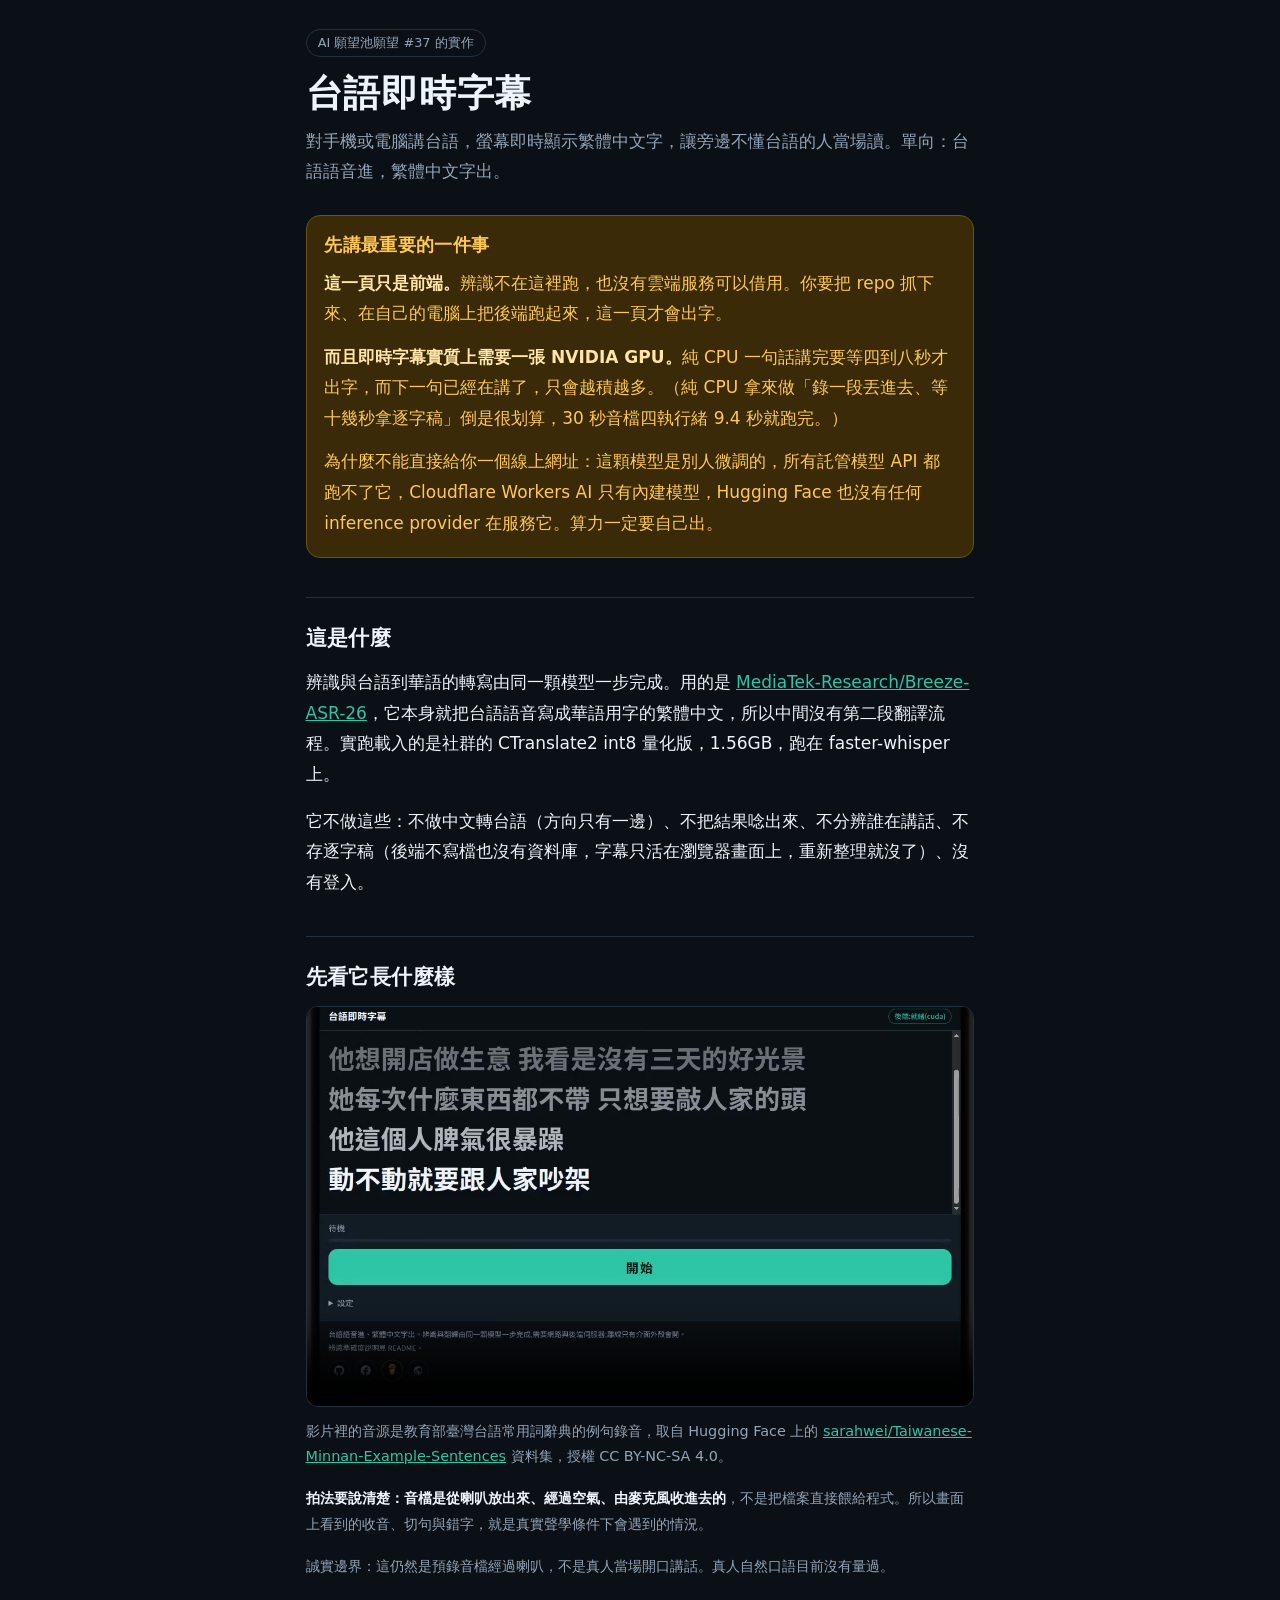
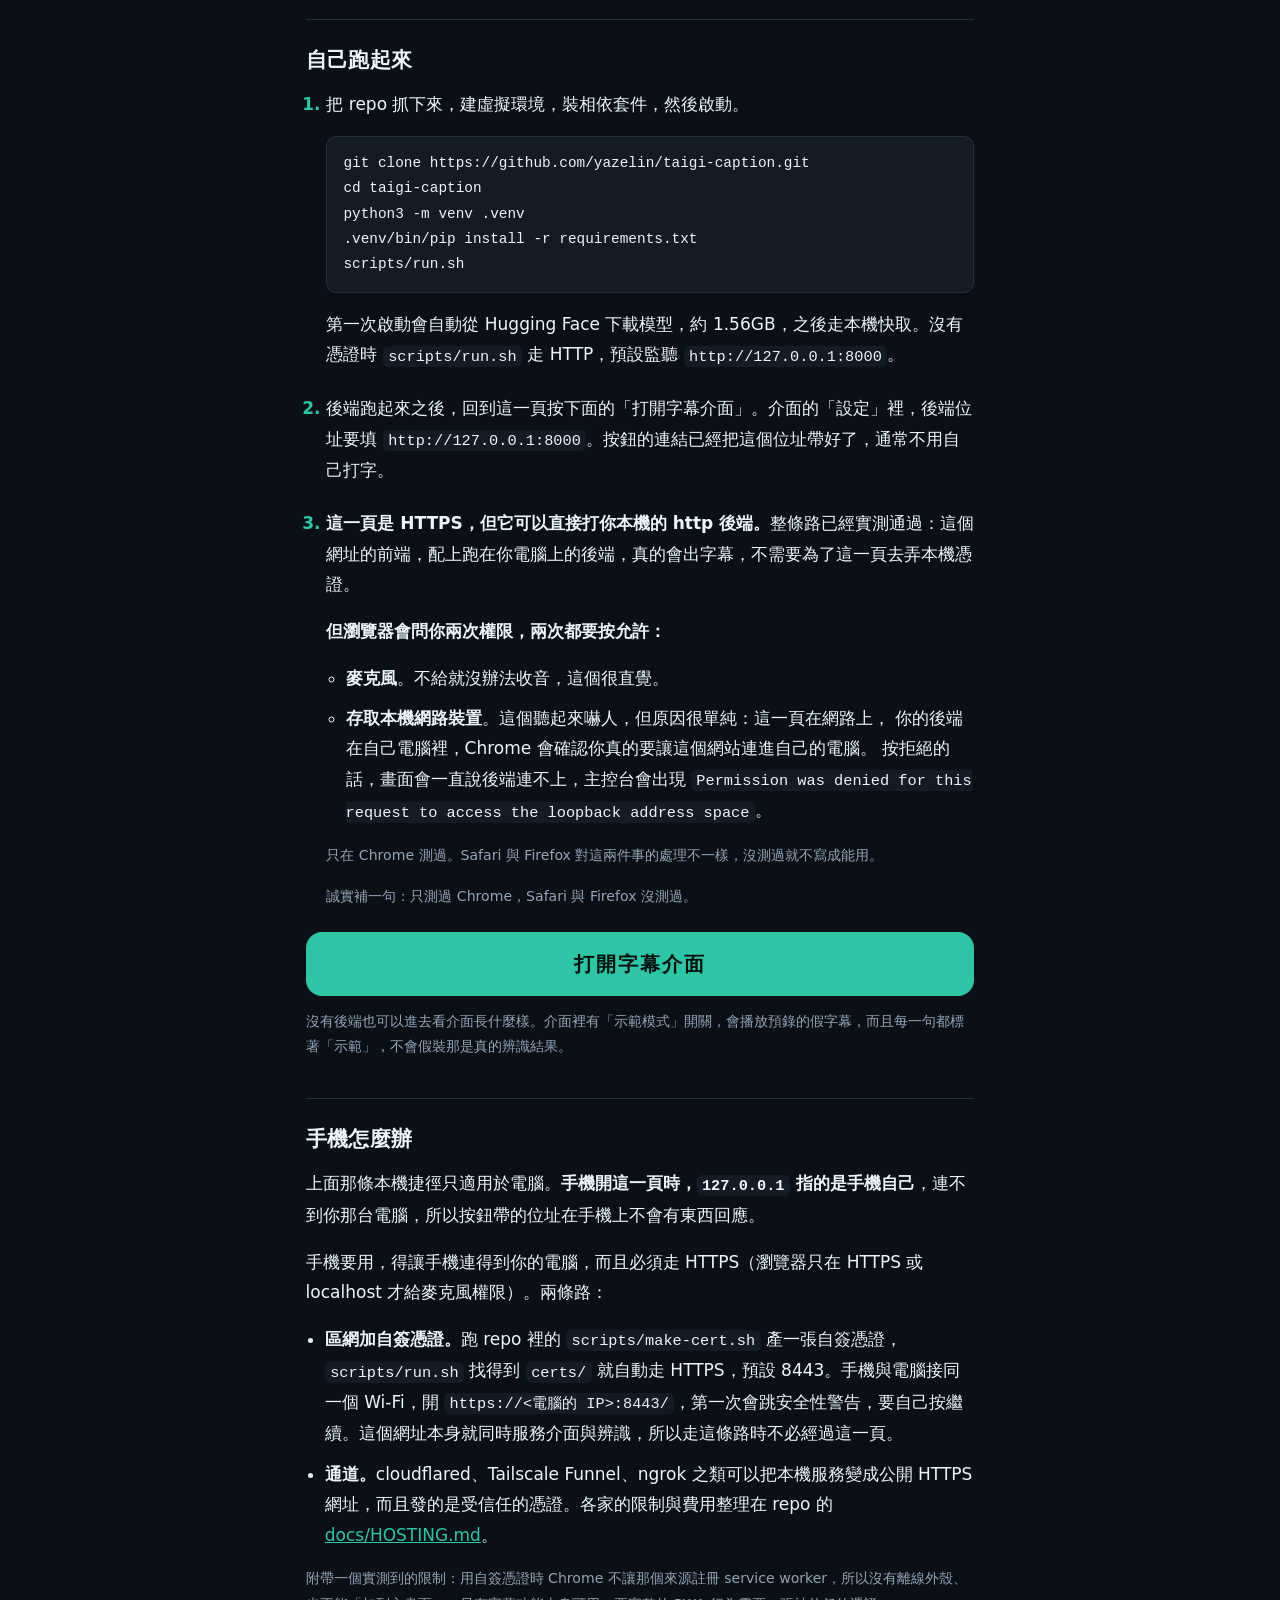
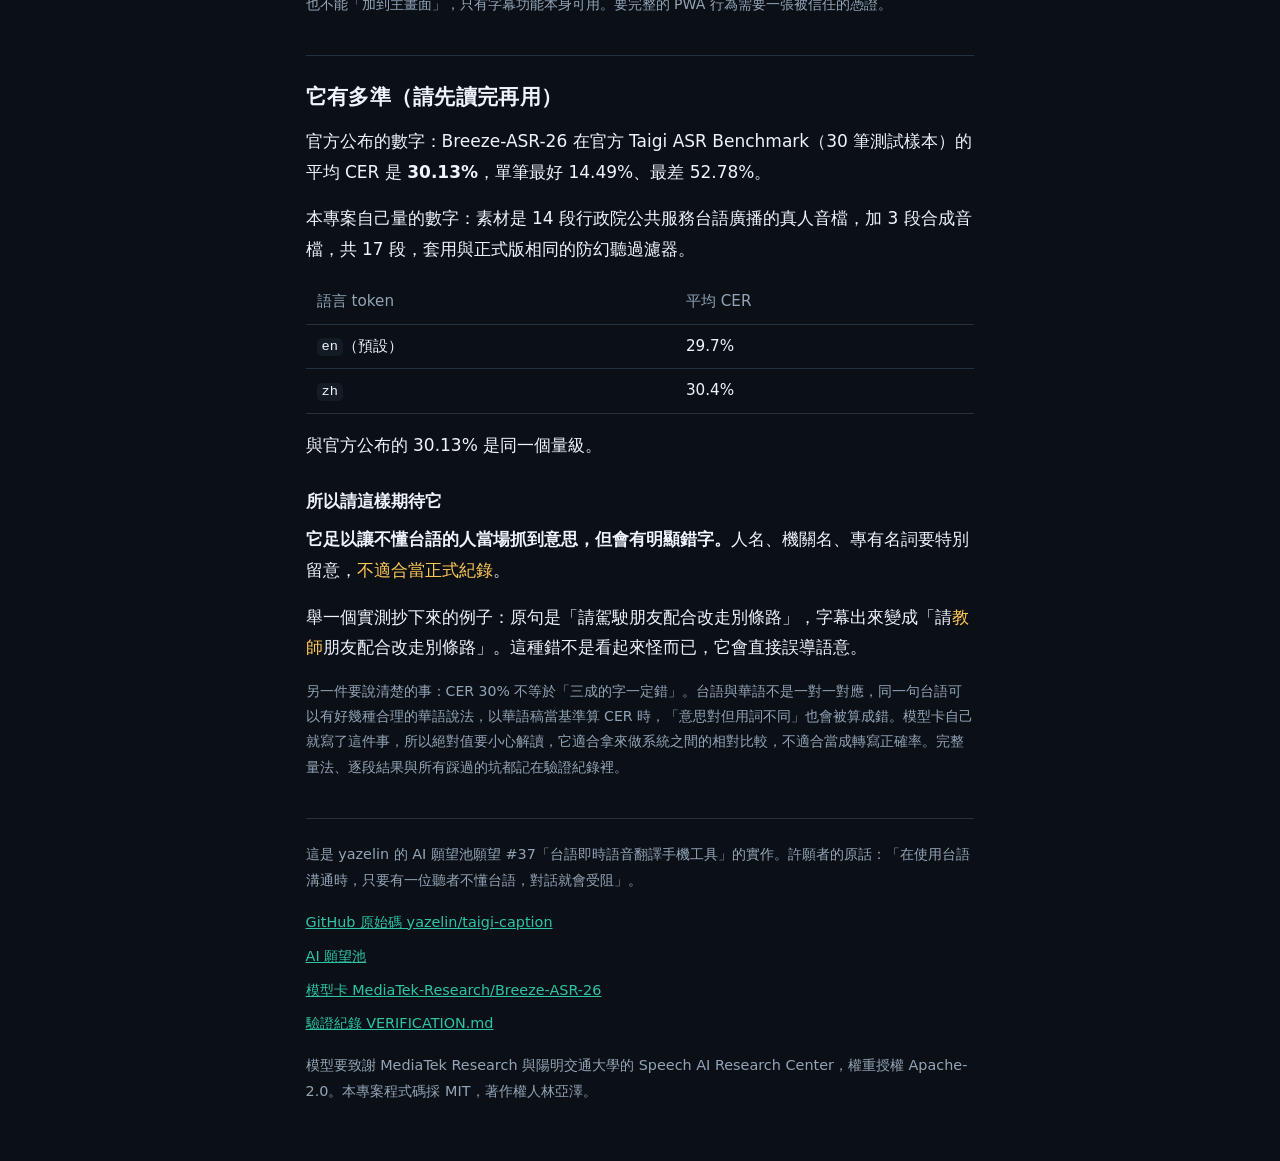
<file: index.html>
<!doctype html>
<html lang="zh-Hant-TW">
<head>
<meta charset="utf-8">
<meta name="viewport" content="width=device-width, initial-scale=1, viewport-fit=cover">
<meta name="color-scheme" content="dark">
<meta name="theme-color" content="#0b1016">
<meta name="description" content="對手機或電腦講台語，螢幕即時顯示繁體中文字，給不懂台語的人當場讀。這一頁是前端，辨識要你自己在電腦上跑後端。">
<!-- 零外連：沒有 CDN、沒有外部字型、沒有外部圖片，樣式全部寫在頁內。 -->
<meta http-equiv="Content-Security-Policy" content="default-src 'self'; style-src 'self' 'unsafe-inline'; img-src 'self' data:; media-src 'self'; script-src 'none'; base-uri 'none'; form-action 'none'">
<title>台語即時字幕</title>
<!-- 圖示直接寫成 data URI，不外連也不多一個檔案。 -->
<link rel="icon" href="data:image/svg+xml,%3Csvg xmlns='http://www.w3.org/2000/svg' viewBox='0 0 32 32'%3E%3Crect width='32' height='32' rx='7' fill='%230b1016'/%3E%3Cpath d='M6 8h20v13H15l-6 5v-5H6z' fill='%232ec4a6'/%3E%3C/svg%3E">
<style>
:root {
  --ink: #0b1016;
  --ink-2: #131b25;
  --line: #24313f;
  --fg: #eef4fb;
  --fg-dim: #93a4b8;
  --go: #2ec4a6;
  --go-ink: #04120e;
  --stop: #ff6b6b;
  --warn: #ffc857;
  --warn-bg: #3a2a08;
  --warn-line: #6b5316;
}

* { box-sizing: border-box; }

html { -webkit-text-size-adjust: 100%; }

body {
  margin: 0;
  background: var(--ink);
  color: var(--fg);
  font-family: "Noto Sans TC", "PingFang TC", "Microsoft JhengHei", system-ui, sans-serif;
  font-size: 17px;
  line-height: 1.8;
  padding: env(safe-area-inset-top) env(safe-area-inset-right) env(safe-area-inset-bottom) env(safe-area-inset-left);
}

.wrap {
  max-width: 44rem;
  margin: 0 auto;
  padding: 1.6rem 1.1rem 3rem;
}

p, li { overflow-wrap: break-word; }

a { color: var(--go); overflow-wrap: break-word; }
a:hover, a:focus-visible { color: var(--fg); }

/* 標題 */
header.top { padding-bottom: .4rem; }

.tag {
  display: inline-block;
  margin: 0 0 .8rem;
  padding: .18rem .7rem;
  border: 1px solid var(--line);
  border-radius: 999px;
  color: var(--fg-dim);
  font-size: .8rem;
  line-height: 1.6;
}

h1 {
  margin: 0 0 .5rem;
  font-size: clamp(1.7rem, 7vw, 2.3rem);
  line-height: 1.3;
  letter-spacing: .02em;
}

.lead {
  margin: 0 0 1.4rem;
  color: var(--fg-dim);
  font-size: 1.05rem;
}

h2 {
  margin: 2.4rem 0 .8rem;
  padding-top: 1.6rem;
  border-top: 1px solid var(--line);
  font-size: 1.3rem;
  line-height: 1.5;
  letter-spacing: .02em;
}

h3 {
  margin: 1.6rem 0 .5rem;
  font-size: 1.05rem;
  color: var(--fg);
}

p { margin: 0 0 1rem; }

strong { color: var(--fg); font-weight: 700; }

/* 最前面那塊誠實警語 */
.notice {
  margin: 0 0 1.6rem;
  padding: 1rem 1.1rem .4rem;
  border: 1px solid var(--warn-line);
  border-radius: 14px;
  background: var(--warn-bg);
  color: var(--warn);
}

.notice h2 {
  margin: 0 0 .6rem;
  padding: 0;
  border: 0;
  font-size: 1.1rem;
  color: var(--warn);
}

.notice p { margin: 0 0 .8rem; }
.notice strong { color: #ffe6a8; }

/* 影片 */
figure { margin: 0 0 1.2rem; }

video {
  display: block;
  width: 100%;
  max-width: 100%;
  height: auto;
  border: 1px solid var(--line);
  border-radius: 12px;
  background: #000;
}

figcaption {
  margin-top: .7rem;
  color: var(--fg-dim);
  font-size: .9rem;
}

/* 按鈕 */
.cta {
  display: flex;
  align-items: center;
  justify-content: center;
  width: 100%;
  min-height: 64px;
  margin: 1.2rem 0 .8rem;
  padding: .6rem 1rem;
  border-radius: 16px;
  background: var(--go);
  color: var(--go-ink);
  font-size: 1.25rem;
  font-weight: 700;
  letter-spacing: .1em;
  text-align: center;
  text-decoration: none;
}

.cta:hover, .cta:focus-visible { background: #3ad9b9; color: var(--go-ink); }

/* 程式碼 */
pre {
  margin: 0 0 1rem;
  padding: .9rem 1rem;
  border: 1px solid var(--line);
  border-radius: 10px;
  background: var(--ink-2);
  overflow-x: auto;
  font-size: .9rem;
  line-height: 1.75;
}

pre, code { font-family: ui-monospace, SFMono-Regular, Menlo, Consolas, "Noto Sans Mono", monospace; }

/* 手機上讓指令折行，免得要橫向拉才讀得完 */
@media (max-width: 520px) {
  pre { white-space: pre-wrap; overflow-wrap: break-word; }
}

code {
  padding: .1em .35em;
  border-radius: 5px;
  background: var(--ink-2);
  color: var(--fg);
  font-size: .9em;
}

pre code { padding: 0; background: none; font-size: 1em; }

/* 清單 */
ol.steps {
  margin: 0 0 1rem;
  padding-left: 1.3rem;
}

ol.steps > li { margin-bottom: 1.4rem; }
ol.steps > li::marker { color: var(--go); font-weight: 700; }

ul { margin: 0 0 1rem; padding-left: 1.2rem; }
ul li { margin-bottom: .6rem; }

/* 數字表 */
.table-scroll { overflow-x: auto; margin: 0 0 1rem; }

table {
  width: 100%;
  border-collapse: collapse;
  font-size: .95rem;
}

th, td {
  padding: .5rem .7rem;
  border-bottom: 1px solid var(--line);
  text-align: left;
  white-space: nowrap;
}

th { color: var(--fg-dim); font-weight: 500; }

.fine { color: var(--fg-dim); font-size: .88rem; }

.warn-text { color: var(--warn); }

footer.foot {
  margin-top: 2.4rem;
  padding-top: 1.4rem;
  border-top: 1px solid var(--line);
  color: var(--fg-dim);
  font-size: .9rem;
}

footer.foot ul { list-style: none; padding: 0; }
footer.foot li { margin-bottom: .5rem; }

@media (prefers-reduced-motion: reduce) {
  * { transition: none !important; animation: none !important; }
}
</style>
</head>
<body>
<div class="wrap">

<header class="top">
  <p class="tag">AI 願望池願望 #37 的實作</p>
  <h1>台語即時字幕</h1>
  <p class="lead">對手機或電腦講台語，螢幕即時顯示繁體中文字，讓旁邊不懂台語的人當場讀。單向：台語語音進，繁體中文字出。</p>
</header>

<section class="notice">
  <h2>先講最重要的一件事</h2>
  <p><strong>這一頁只是前端。</strong>辨識不在這裡跑，也沒有雲端服務可以借用。你要把 repo 抓下來、在自己的電腦上把後端跑起來，這一頁才會出字。</p>
  <p><strong>而且即時字幕實質上需要一張 NVIDIA GPU。</strong>純 CPU 一句話講完要等四到八秒才出字，而下一句已經在講了，只會越積越多。（純 CPU 拿來做「錄一段丟進去、等十幾秒拿逐字稿」倒是很划算，30 秒音檔四執行緒 9.4 秒就跑完。）</p>
  <p>為什麼不能直接給你一個線上網址：這顆模型是別人微調的，所有託管模型 API 都跑不了它，Cloudflare Workers AI 只有內建模型，Hugging Face 也沒有任何 inference provider 在服務它。算力一定要自己出。</p>
</section>

<h2>這是什麼</h2>

<p>辨識與台語到華語的轉寫由同一顆模型一步完成。用的是 <a href="https://huggingface.co/MediaTek-Research/Breeze-ASR-26" target="_blank" rel="noopener">MediaTek-Research/Breeze-ASR-26</a>，它本身就把台語語音寫成華語用字的繁體中文，所以中間沒有第二段翻譯流程。實跑載入的是社群的 CTranslate2 int8 量化版，1.56GB，跑在 faster-whisper 上。</p>

<p>它不做這些：不做中文轉台語（方向只有一邊）、不把結果唸出來、不分辨誰在講話、不存逐字稿（後端不寫檔也沒有資料庫，字幕只活在瀏覽器畫面上，重新整理就沒了）、沒有登入。</p>

<h2>先看它長什麼樣</h2>

<figure>
  <video controls playsinline preload="metadata" poster="demo-poster.jpg">
    <source src="demo.mp4" type="video/mp4">
    <p class="fine">你的瀏覽器不能播放這段影片，可以直接下載 <a href="demo.mp4">demo.mp4</a>。</p>
  </video>
  <figcaption>
    <p>影片裡的音源是教育部臺灣台語常用詞辭典的例句錄音，取自 Hugging Face 上的 <a href="https://huggingface.co/datasets/sarahwei/Taiwanese-Minnan-Example-Sentences" target="_blank" rel="noopener">sarahwei/Taiwanese-Minnan-Example-Sentences</a> 資料集，授權 CC BY-NC-SA 4.0。</p>
    <p><strong>拍法要說清楚：音檔是從喇叭放出來、經過空氣、由麥克風收進去的</strong>，不是把檔案直接餵給程式。所以畫面上看到的收音、切句與錯字，就是真實聲學條件下會遇到的情況。</p>
    <p>誠實邊界：這仍然是預錄音檔經過喇叭，不是真人當場開口講話。真人自然口語目前沒有量過。</p>
  </figcaption>
</figure>

<h2>自己跑起來</h2>

<ol class="steps">
  <li>
    <p>把 repo 抓下來，建虛擬環境，裝相依套件，然後啟動。</p>
<pre><code>git clone https://github.com/yazelin/taigi-caption.git
cd taigi-caption
python3 -m venv .venv
.venv/bin/pip install -r requirements.txt
scripts/run.sh</code></pre>
    <p>第一次啟動會自動從 Hugging Face 下載模型，約 1.56GB，之後走本機快取。沒有憑證時 <code>scripts/run.sh</code> 走 HTTP，預設監聽 <code>http://127.0.0.1:8000</code>。</p>
  </li>
  <li>
    <p>後端跑起來之後，回到這一頁按下面的「打開字幕介面」。介面的「設定」裡，後端位址要填 <code>http://127.0.0.1:8000</code>。按鈕的連結已經把這個位址帶好了，通常不用自己打字。</p>
  </li>
  <li>
    <p><strong>這一頁是 HTTPS，但它可以直接打你本機的 http 後端。</strong>整條路已經實測通過：這個網址的前端，配上跑在你電腦上的後端，真的會出字幕，不需要為了這一頁去弄本機憑證。</p>
    <p><strong>但瀏覽器會問你兩次權限，兩次都要按允許：</strong></p>
    <ul>
      <li><strong>麥克風</strong>。不給就沒辦法收音，這個很直覺。</li>
      <li><strong>存取本機網路裝置</strong>。這個聽起來嚇人，但原因很單純：這一頁在網路上，      你的後端在自己電腦裡，Chrome 會確認你真的要讓這個網站連進自己的電腦。      按拒絕的話，畫面會一直說後端連不上，主控台會出現      <code>Permission was denied for this request to access the loopback address space</code>。</li>
    </ul>
    <p class="fine">只在 Chrome 測過。Safari 與 Firefox 對這兩件事的處理不一樣，沒測過就不寫成能用。</p>
    <p class="fine">誠實補一句：只測過 Chrome，Safari 與 Firefox 沒測過。</p>
  </li>
</ol>

<a class="cta" href="app/?api=http%3A%2F%2F127.0.0.1%3A8000">打開字幕介面</a>

<p class="fine">沒有後端也可以進去看介面長什麼樣。介面裡有「示範模式」開關，會播放預錄的假字幕，而且每一句都標著「示範」，不會假裝那是真的辨識結果。</p>

<h2>手機怎麼辦</h2>

<p>上面那條本機捷徑只適用於電腦。<strong>手機開這一頁時，<code>127.0.0.1</code> 指的是手機自己</strong>，連不到你那台電腦，所以按鈕帶的位址在手機上不會有東西回應。</p>

<p>手機要用，得讓手機連得到你的電腦，而且必須走 HTTPS（瀏覽器只在 HTTPS 或 localhost 才給麥克風權限）。兩條路：</p>

<ul>
  <li><strong>區網加自簽憑證。</strong>跑 repo 裡的 <code>scripts/make-cert.sh</code> 產一張自簽憑證，<code>scripts/run.sh</code> 找得到 <code>certs/</code> 就自動走 HTTPS，預設 8443。手機與電腦接同一個 Wi-Fi，開 <code>https://&lt;電腦的 IP&gt;:8443/</code>，第一次會跳安全性警告，要自己按繼續。這個網址本身就同時服務介面與辨識，所以走這條路時不必經過這一頁。</li>
  <li><strong>通道。</strong>cloudflared、Tailscale Funnel、ngrok 之類可以把本機服務變成公開 HTTPS 網址，而且發的是受信任的憑證。各家的限制與費用整理在 repo 的 <a href="https://github.com/yazelin/taigi-caption/blob/main/docs/HOSTING.md" target="_blank" rel="noopener">docs/HOSTING.md</a>。</li>
</ul>

<p class="fine">附帶一個實測到的限制：用自簽憑證時 Chrome 不讓那個來源註冊 service worker，所以沒有離線外殼、也不能「加到主畫面」，只有字幕功能本身可用。要完整的 PWA 行為需要一張被信任的憑證。</p>

<h2>它有多準（請先讀完再用）</h2>

<p>官方公布的數字：Breeze-ASR-26 在官方 Taigi ASR Benchmark（30 筆測試樣本）的平均 CER 是 <strong>30.13%</strong>，單筆最好 14.49%、最差 52.78%。</p>

<p>本專案自己量的數字：素材是 14 段行政院公共服務台語廣播的真人音檔，加 3 段合成音檔，共 17 段，套用與正式版相同的防幻聽過濾器。</p>

<div class="table-scroll">
<table>
  <thead>
    <tr><th>語言 token</th><th>平均 CER</th></tr>
  </thead>
  <tbody>
    <tr><td><code>en</code>（預設）</td><td>29.7%</td></tr>
    <tr><td><code>zh</code></td><td>30.4%</td></tr>
  </tbody>
</table>
</div>

<p>與官方公布的 30.13% 是同一個量級。</p>

<h3>所以請這樣期待它</h3>

<p><strong>它足以讓不懂台語的人當場抓到意思，但會有明顯錯字。</strong>人名、機關名、專有名詞要特別留意，<span class="warn-text">不適合當正式紀錄</span>。</p>

<p>舉一個實測抄下來的例子：原句是「請駕駛朋友配合改走別條路」，字幕出來變成「請<span class="warn-text">教師</span>朋友配合改走別條路」。這種錯不是看起來怪而已，它會直接誤導語意。</p>

<p class="fine">另一件要說清楚的事：CER 30% 不等於「三成的字一定錯」。台語與華語不是一對一對應，同一句台語可以有好幾種合理的華語說法，以華語稿當基準算 CER 時，「意思對但用詞不同」也會被算成錯。模型卡自己就寫了這件事，所以絕對值要小心解讀，它適合拿來做系統之間的相對比較，不適合當成轉寫正確率。完整量法、逐段結果與所有踩過的坑都記在驗證紀錄裡。</p>

<footer class="foot">
  <p>這是 yazelin 的 AI 願望池願望 #37「台語即時語音翻譯手機工具」的實作。許願者的原話：「在使用台語溝通時，只要有一位聽者不懂台語，對話就會受阻」。</p>
  <ul>
    <li><a href="https://github.com/yazelin/taigi-caption" target="_blank" rel="noopener">GitHub 原始碼 yazelin/taigi-caption</a></li>
    <li><a href="https://yazelin.github.io/wish-pool/" target="_blank" rel="noopener">AI 願望池</a></li>
    <li><a href="https://huggingface.co/MediaTek-Research/Breeze-ASR-26" target="_blank" rel="noopener">模型卡 MediaTek-Research/Breeze-ASR-26</a></li>
    <li><a href="https://github.com/yazelin/taigi-caption/blob/main/VERIFICATION.md" target="_blank" rel="noopener">驗證紀錄 VERIFICATION.md</a></li>
  </ul>
  <p>模型要致謝 MediaTek Research 與陽明交通大學的 Speech AI Research Center，權重授權 Apache-2.0。本專案程式碼採 MIT，著作權人林亞澤。</p>
</footer>

</div>
</body>
</html>
</file>
